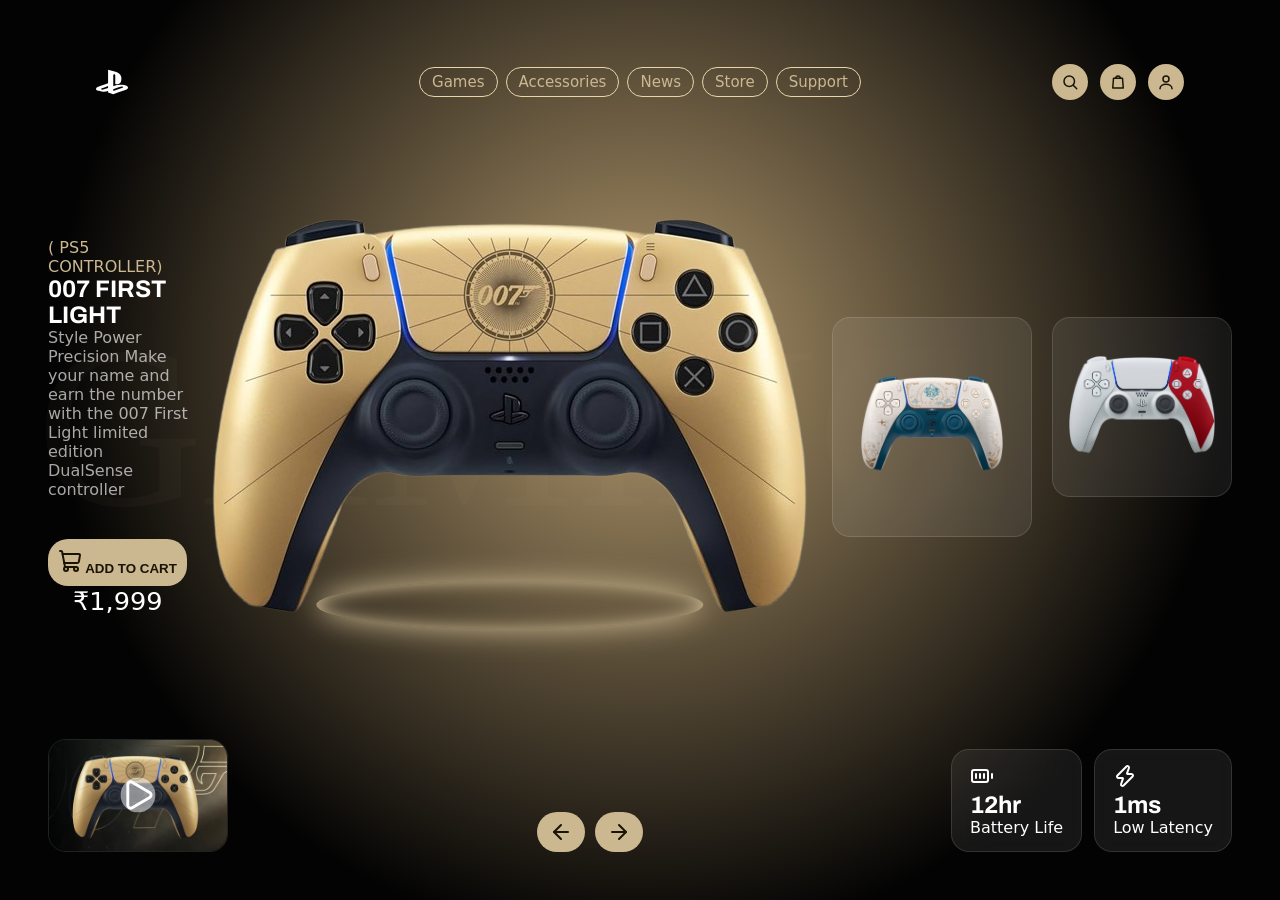
<file: own.html>
<!doctype html>
<html lang="en">
  <head>
    <meta charset="UTF-8" />
    <meta name="viewport" content="width=device-width, initial-scale=1" />
    <title>PS5 Replicate</title>
    <link
      href="https://fonts.googleapis.com/css2?family=Archivo:ital,wght@0,100..900;1,100..900&family=Inter:ital,opsz,wght@0,14..32,100..900;1,14..32,100..900&family=Permanent+Marker&display=swap"
      rel="stylesheet"
    />
    <link rel="stylesheet" href="own.css" />
  </head>
  <body>
    <header class="navbar">
      <a class="logo" href="#" aria-label="PlayStation home">
        <img src="Assets/Svg/playstation-light.svg" alt="PlayStation" />
      </a>

      <nav class="nav-links" aria-label="Main">
        <a href="#">Games</a>
        <a href="#">Accessories</a>
        <a href="#">News</a>
        <a href="#">Store</a>
        <a href="#">Support</a>
      </nav>

      <div class="icon-bar">
        <button class="icon-btn" aria-label="Search">
          <svg
            viewBox="0 0 24 24"
            fill="none"
            stroke="currentColor"
            stroke-width="2"
            stroke-linecap="round"
            stroke-linejoin="round"
          >
            <circle cx="11" cy="11" r="7" />
            <line x1="21" y1="21" x2="16.65" y2="16.65" />
          </svg>
        </button>

        <button class="icon-btn" aria-label="Cart">
          <svg
            viewBox="0 0 24 24"
            fill="none"
            stroke="currentColor"
            stroke-width="2"
            stroke-linecap="round"
            stroke-linejoin="round"
          >
            <path d="M6 7h12l1 13H5L6 7z" />
            <path d="M9 7a3 3 0 0 1 6 0" />
          </svg>
        </button>

        <button class="icon-btn" aria-label="Account">
          <svg
            viewBox="0 0 24 24"
            fill="none"
            stroke="currentColor"
            stroke-width="2"
            stroke-linecap="round"
            stroke-linejoin="round"
          >
            <circle cx="12" cy="8" r="4" />
            <path d="M4 21c0-4 4-6 8-6s8 2 8 6" />
          </svg>
        </button>
      </div>
    </header>

    <main class="main">
      <section class="info">
        <p>( PS5 CONTROLLER)</p>
        <h1>007 FIRST</h1>
        <h1>LIGHT</h1>

        <p>
          Style Power Precision Make your name and earn the number with the 007
          First Light limited edition DualSense controller
        </p>

        <button class="add2cart">
          <svg
            xmlns="http://www.w3.org/2000/svg"
            width="24"
            height="24"
            viewBox="0 0 24 24"
            fill="none"
            stroke="currentColor"
            stroke-width="2"
            stroke-linecap="round"
            stroke-linejoin="round"
            class="lucide lucide-shopping-cart preview-icon"
          >
            <path
              d="m2.05 2.05 1.099-.028a1 1 0 0 1 1.008.815l2.69 14.347A1 1 0 0 0 7.83 18H18"
            />
            <path
              d="M4.563 5h16.435a1 1 0 0 1 .981 1.204l-1.026 6.226A2 2 0 0 1 18.962 14H6.25"
            />
            <circle cx="18" cy="20" r="2" />
            <circle cx="8" cy="20" r="2" />
          </svg>
          ADD TO CART
        </button>
        <span> ₹1,999 </span>
      </section>

      <section class="hero">
        <div id="gaming">GAMING</div>

        <img id="controller-img" src="Assets/007.png" alt="007" />

        <div id="glowing-ring"></div>
        <!-- glowing ring -->

        <div id="span-div">
          <span> </span>
          <span> </span>
          <span> </span>
        </div>
      </section>

      <section class="thumbs">
        <button id="genshin">
          <img id="genshin-img" src="Assets/genshin.png" alt="genshin" />
        </button>
        <button id="gow">
          <img id="gow-img" src="Assets/godofwar.png" alt="god of war" />
        </button>
      </section>
    </main>

    <footer class="footer">
      <a
        class="video-card"
        href="https://youtu.be/UShkCOZXMqI?si=XOsHxsqhhzwTGrVX"
        target="_blank"
        rel="noopener noreferrer"
      >
        <img
          class="video-thumb"
          src="Assets/thumb-007.jpg"
          alt="Watch the 007 First Light trailer"
        />
        <img class="play-icon" src="Assets/Svg/play.svg" alt="" />
      </a>

      <div class="footer-btn">
        <button>
          <svg
            xmlns="http://www.w3.org/2000/svg"
            width="24"
            height="24"
            viewBox="0 0 24 24"
            fill="none"
            stroke="currentColor"
            stroke-width="2"
            stroke-linecap="round"
            stroke-linejoin="round"
            class="lucide lucide-arrow-left preview-icon"
          >
            <path d="m12 19-7-7 7-7" />
            <path d="M19 12H5" />
          </svg>
        </button>
        <button>
          <svg
            xmlns="http://www.w3.org/2000/svg"
            width="24"
            height="24"
            viewBox="0 0 24 24"
            fill="none"
            stroke="currentColor"
            stroke-width="2"
            stroke-linecap="round"
            stroke-linejoin="round"
            class="lucide lucide-arrow-right preview-icon"
          >
            <path d="M5 12h14" />
            <path d="m12 5 7 7-7 7" />
          </svg>
        </button>
      </div>

      <div class="stats-card">
        <article>
          <p>
            <svg
              xmlns="http://www.w3.org/2000/svg"
              width="24"
              height="24"
              viewBox="0 0 24 24"
              fill="none"
              stroke="currentColor"
              stroke-width="2"
              stroke-linecap="round"
              stroke-linejoin="round"
              class="lucide lucide-battery-full preview-icon"
            >
              <path d="M10 10v4" />
              <path d="M14 10v4" />
              <path d="M22 14v-4" />
              <path d="M6 10v4" />
              <rect x="2" y="6" width="16" height="12" rx="2" />
            </svg>
          </p>
          <h1>12hr</h1>
          <p>Battery Life</p>
        </article>
        <article>
          <p>
            <svg
              xmlns="http://www.w3.org/2000/svg"
              width="24"
              height="24"
              viewBox="0 0 24 24"
              fill="none"
              stroke="currentColor"
              stroke-width="2"
              stroke-linecap="round"
              stroke-linejoin="round"
              class="lucide lucide-zap preview-icon"
            >
              <path
                d="M15.914 4a1.5 1.5 0 00-2.474-1.561l-9 9A1.5 1.5 0 005.5 14h4.002a.5.5 0 01.471.666L8.086 20a1.5 1.5 0 002.475 1.56l9-9A1.5 1.5 0 0018.5 10h-3.997a.5.5 0 01-.472-.667z"
              />
            </svg>
          </p>
          <h1>1ms</h1>
          <p>Low Latency</p>
        </article>
      </div>
    </footer>
  </body>
</html>
</file>
<file: own.css>
:root {
  /* Active theme (starts as 007) */
  --accent: #cbb891;
  --accent-dark: #907f57;
  --bg-edge: #030303;
  --bg-glow: #b49a6e;
  --bg-bottom: #2e281e;
  --on-accent: #1a1405; /* text on the accent button */

  /* Fixed colors */
  --text: #ffffff;
  --text-muted: rgba(255, 255, 255, 0.65);

  /* Glass cards */
  --glass-bg: rgba(255, 255, 255, 0.08);
  --glass-border: rgba(255, 255, 255, 0.12);
  --glass-blur: 12px;

  /* Fonts */
  --font-heading: "Archivo", sans-serif;
  --font-body: "Inter", sans-serif;
  --font-brush: "Permanent Marker", cursive;

  /* Sizes and spacing */
  --radius-card: 18px;
  --radius-pill: 999px;
  --gap: 24px;
  --page-padding: 48px;

  /* Motion */
  --transition-theme: 0.6s ease;
}
[data-theme="genshin"] {
  --accent: #9ddbfb;
  --accent-dark: #4a8fb5;
  --bg-edge: #121f3c;
  --bg-glow: #7ba0b5;
  --bg-bottom: #324460;
  --on-accent: #06202e;
}

[data-theme="gow"] {
  --accent: #f1f0f3;
  --accent-dark: #a8a6ad;
  --bg-edge: #130000;
  --bg-glow: #737275;
  --bg-bottom: #2e201f;
  --on-accent: #1a0a0a;
}

/* ---------- Reset ---------- */
*,
*::before,
*::after {
  box-sizing: border-box;
  margin: 0;
  padding: 0;
}

/* ---------- Page ---------- */
body {
  min-height: 100vh;
  font-family:
    system-ui,
    -apple-system,
    "Segoe UI",
    Roboto,
    sans-serif;
  color: var(--text);
  background: radial-gradient(
    circle at 50% 40%,
    var(--bg-glow),
    var(--bg-edge) 70%
  );
  display: flex;
  flex-direction: column;

  padding: var(--page-padding);
  overflow: hidden;
  background-repeat: no-repeat;
  background-attachment: fixed;
  background-color: var(--bg-edge);
  box-sizing: border-box;
}
html {
  height: 100%;
  overflow: hidden;
}

h1 {
  font-family: var(--font-heading);
}

.navbar {
  display: grid;
  grid-template-columns: 1fr auto 1fr;
  align-items: center;
  padding: 16px 48px;
}

.logo {
  justify-content: start;
}

.logo img {
  /* Logo size small */
  display: block;
  height: 32px;
}

.nav-links {
  /* links add krna */
  display: flex;
  gap: 8px;
}

.nav-links a {
  color: var(--accent);
  text-decoration: none;
  font-size: 15px;
  transition: opacity 0.2s;
  padding: 5px 12px;
  border: solid #e8d5a8 1px;
  border-radius: 15px;
}

.nav-links a:hover {
  opacity: 0.7;
}

.icon-bar {
  justify-self: end;
  display: flex;
  gap: 12px;
}

.icon-btn {
  width: 36px;
  height: 36px;
  border: none;
  border-radius: 50%;
  background-color: var(--accent);
  color: var(--on-accent);
  display: grid;
  place-items: center;
  cursor: pointer;
  transition:
    transform 0.2s,
    background 0.2s;
}

.icon-btn svg {
  width: 18px;
  height: 18px;
}

.icon-btn:hover {
  transform: scale(1.1);
  background: var(--accent-dark);
}

.icon-btn:focus-visible,
.nav-links a:focus-visible {
  outline: 2px solid var(--text);
  outline-offset: 3px;
}

.hero {
  /* hero placeholder */
  position: relative;
  display: flex;
  justify-content: center;
  align-items: center;
  min-height: 0;
}

.info p:nth-child(1) {
  color: var(--accent);
}

.info p:nth-of-type(2) {
  color: var(--text-muted);
}

.add2cart {
  margin-top: 40px;
  border: none;
  background-color: var(--accent);
  color: var(--on-accent);
  padding: 10px 10px;
  border-radius: 20px;
  font-weight: 700;

}

.info span {
  margin-left: 25px;
  font-size: 1.6em;
}

#gaming {
  color: var(--accent);
  opacity: 0.03;
  position: absolute;
  top: 50%;
  left: 50%;
  transform: translate(-50%, -50%);
  font-family: var(--font-brush);
  font-size: clamp(120px, 18vw, 320px);
  white-space: nowrap;
  pointer-events: none;
  z-index: 0;
}

#controller-img {
  z-index: 1;
  position: relative;
  max-height: 55vh;
}


#glowing-ring {
  position: absolute;
  left: 50%;
  transform: translateX(-50%);
  bottom: 2%;
  width: 65%;
  height: 48px;
  border: 1.5px solid var(--accent);
  border-radius: 50%;
  border: var(--accent);
  box-shadow: 0 0 30px var(--accent),inset 0 0 18px var(--accent) ;
  z-index: 0;
  pointer-events: none;
}

::after {
  width: 80%;
  height: 70%;
  border: 1px solid var(--accent);
  opacity: 0.6;
}

#span-div {
  color: var(--accent);
}

#genshin {
  background: var(--glass-bg);
  height: 220px;
  width: 200px;

}

#genshin-img {
  height: 100px;
  width: 150px;
  object-fit: contain;
}

#gow {
  background: var(--glass-bg);
  height: 180px;
  width: 180px;
}

#gow-img {
  height: 100px;
  width: 150px;
  object-fit: contain;
}

.thumbs {
  max-height: 100%;
  display: flex;
  gap: 20px;
}

#genshin,
#gow {
  border-radius: var(--radius-card);
  backdrop-filter: blur(var(--glass-blur));
  -webkit-backdrop-filter: blur(var(--glass-blur));
  border: 1px solid var(--glass-border);
  padding: 10px;
  
}

#genshin:hover,
#gow:hover {
  transform: translateY(-4px) ;
  transition: 0.2s;
}


.footer-btn {
  display: flex;
  gap: 10px;
  align-self: flex-end;
}

.footer-btn button {
  width: 48px;
  height: 40px;
  border-radius: var(--radius-pill);
  display: grid;
  place-items: center;
  cursor: pointer;
  transition:
    background 0.2s,
    transform 0.2s;
  border: none;
  background: var(--accent);
  color: var(--on-accent);
}

.footer-btn button:hover {
  background: var(--accent-dark);
  transform: scale(0.95);
}

#iframe-yt {
  background: var(--glass-border);
}

#article {
  background: var(--glass-bg);
}

#article h2 {
  color: var(--text);
}
#article p {
  color: var(--text-muted);
}

.main {
  display: grid;
  grid-template-columns: 1fr 2fr 1fr;
  align-items: center;
  gap: var(--gap);
  flex: 1;
  min-height: 0;
}

.footer {
  display: flex;
  justify-content: space-between;
}

.video-card {
  position: relative;
  display: block;
  width: 180px;
  border-radius: var(--radius-card);
  overflow: hidden;
  border: 1px solid var(--glass-border);
  align-self: flex-end;
  height: fit-content;
}

.video-thumb {
  width: 100%;
  height: auto;
  display: block;
}

.play-icon {
  position: absolute;
  top: 50%;
  left: 50%;
  width: 35px;
  background: rgba(0, 0, 0, 0.5);
  border-radius: 50%;
  filter: invert(1);
  transform: translate(-50%, -50%);
}

.stats-card {
  display: flex;
  gap: 12px;
  align-items: flex-end;
}

.stats-card article {
  background: var(--glass-bg);
  border: solid 1px var(--glass-border);
  border-radius: var(--radius-card);
  backdrop-filter: blur(var(--glass-blur));
  -webkit-backdrop-filter: blur(var(--glass-blur));
  padding: 14px 18px;
}








@media (max-width: 768px) {
  /* Mobile k liye */
  .navbar {
    grid-template-columns: auto 1fr;
    padding: 12px 20px;
    row-gap: 12px;
  }

  .nav-links {
    grid-column: 1 / -1;
    grid-row: 2;
    overflow-x: auto;
    gap: 20px;
    white-space: nowrap;
  }
}

@media (prefers-reduced-motion: reduce) {
  .icon-btn,
  .nav-links a {
    transition: none;
  }
}
</file>
